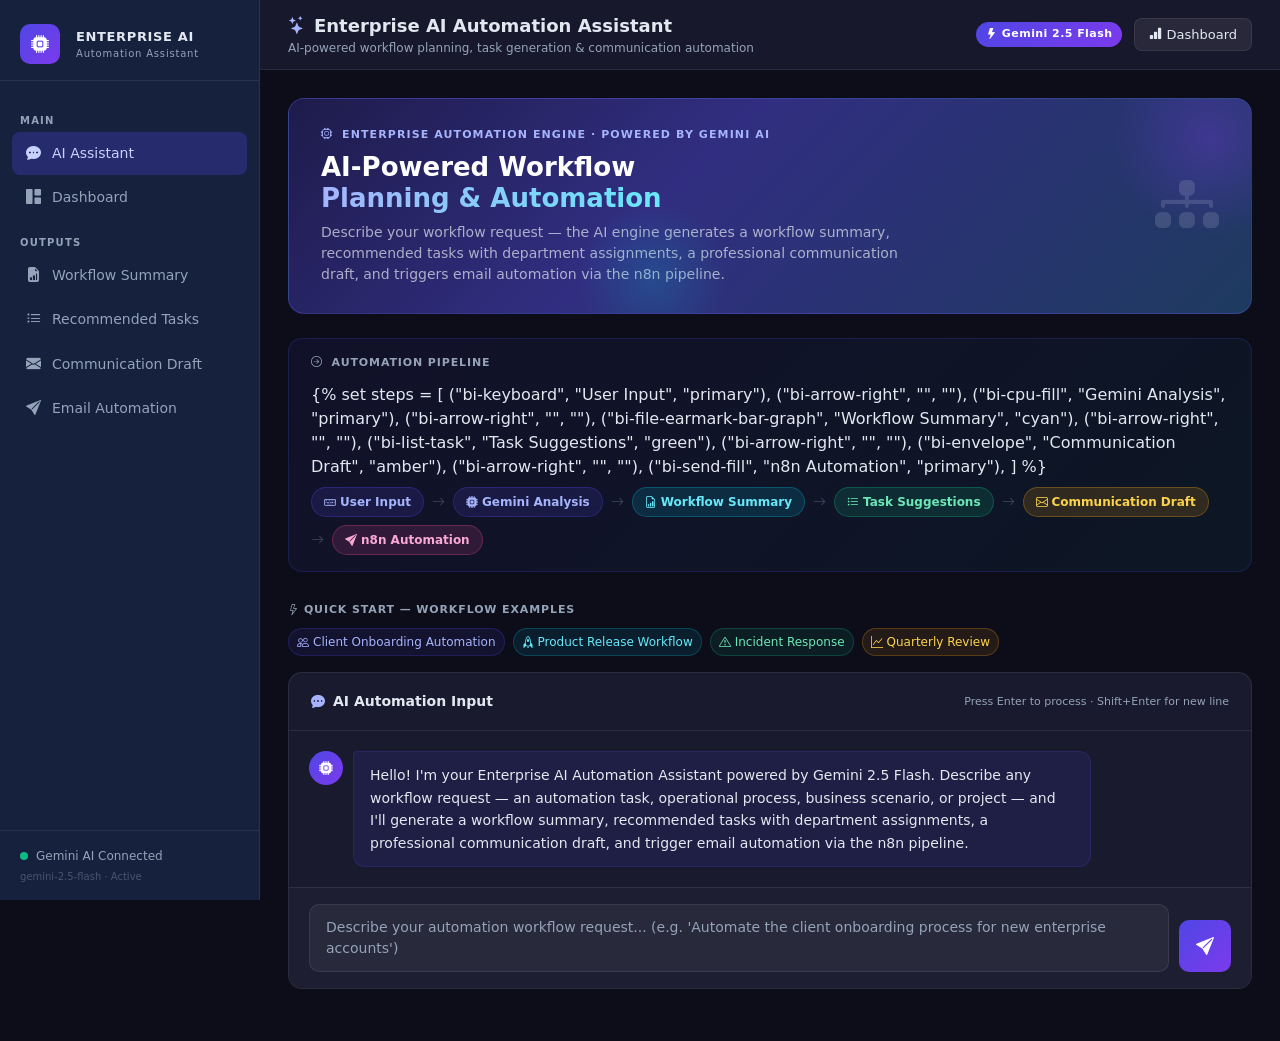
<file: templates/index.html>
<!DOCTYPE html>
<html lang="en">
<head>
  <meta charset="UTF-8" />
  <meta name="viewport" content="width=device-width, initial-scale=1.0" />
  <title>Enterprise AI Automation Assistant</title>
  <link rel="stylesheet" href="https://cdn.jsdelivr.net/npm/bootstrap@5.3.3/dist/css/bootstrap.min.css" />
  <link rel="stylesheet" href="https://cdn.jsdelivr.net/npm/bootstrap-icons@1.11.3/font/bootstrap-icons.min.css" />
  <link rel="stylesheet" href="/static/style.css" />
</head>
<body>

<!-- Loading Overlay -->
<div class="loading-overlay" id="loadingOverlay">
  <div class="spinner-ring"></div>
  <div class="loading-text">AI Automation Engine Processing</div>
  <div class="loading-steps" id="loadingSteps">Connecting to Gemini AI...</div>
</div>

<!-- Toast -->
<div class="toast-success" id="toastSuccess">
  <i class="bi bi-check-circle-fill" style="color:#34d399;font-size:18px"></i>
  <span class="toast-msg">Workflow saved successfully!</span>
</div>

<!-- Sidebar -->
<aside class="sidebar">
  <div class="sidebar-brand d-flex align-items-center gap-3">
    <div class="brand-icon"><i class="bi bi-cpu-fill text-white"></i></div>
    <div>
      <div class="brand-title">Enterprise AI</div>
      <div class="brand-sub">Automation Assistant</div>
    </div>
  </div>

  <nav class="sidebar-nav">
    <div class="nav-section-label">Main</div>
    <a href="/" class="nav-link active">
      <i class="bi bi-chat-dots-fill"></i> AI Assistant
    </a>
    <a href="/dashboard" class="nav-link">
      <i class="bi bi-grid-1x2-fill"></i> Dashboard
    </a>

    <div class="nav-section-label">Outputs</div>
    <a href="#summarySection" class="nav-link">
      <i class="bi bi-file-earmark-bar-graph-fill"></i> Workflow Summary
    </a>
    <a href="#tasksSection" class="nav-link">
      <i class="bi bi-list-task"></i> Recommended Tasks
    </a>
    <a href="#emailSection" class="nav-link">
      <i class="bi bi-envelope-fill"></i> Communication Draft
    </a>
    <a href="#emailAutoSection" class="nav-link">
      <i class="bi bi-send-fill"></i> Email Automation
    </a>
  </nav>

  <div class="sidebar-footer">
    <div class="d-flex align-items-center gap-2">
      <span class="status-dot"></span>
      <span style="font-size:12px;color:var(--text-muted)">Gemini AI Connected</span>
    </div>
    <div style="font-size:10px;color:rgba(148,163,184,0.4);margin-top:4px">gemini-2.5-flash · Active</div>
  </div>
</aside>

<!-- Main Content -->
<div class="main-content">

  <!-- Top Navbar -->
  <div class="top-navbar">
    <div>
      <div class="page-title"><i class="bi bi-stars me-2" style="color:#a5b4fc"></i>Enterprise AI Automation Assistant</div>
      <div class="page-subtitle">AI-powered workflow planning, task generation &amp; communication automation</div>
    </div>
    <div class="navbar-actions">
      <span class="badge-ai"><i class="bi bi-lightning-fill me-1"></i>Gemini 2.5 Flash</span>
      <a href="/dashboard" class="btn btn-sm" style="background:rgba(255,255,255,0.07);color:var(--text-light);border:1px solid var(--border);border-radius:8px;font-size:13px;padding:6px 14px">
        <i class="bi bi-bar-chart-fill me-1"></i>Dashboard
      </a>
    </div>
  </div>

  <!-- Page Content -->
  <div class="page-content">

    <!-- Hero -->
    <div class="dashboard-header mb-4">
      <div class="row align-items-center">
        <div class="col-md-8">
          <div style="font-size:11px;font-weight:700;letter-spacing:0.1em;text-transform:uppercase;color:#a5b4fc;margin-bottom:8px">
            <i class="bi bi-cpu me-1"></i> Enterprise Automation Engine · Powered by Gemini AI
          </div>
          <h2 style="font-size:26px;font-weight:800;color:#fff;margin-bottom:8px;line-height:1.2">
            AI-Powered Workflow<br>
            <span style="background:linear-gradient(90deg,#a5b4fc,#67e8f9);-webkit-background-clip:text;-webkit-text-fill-color:transparent">
              Planning &amp; Automation
            </span>
          </h2>
          <p style="font-size:14px;color:rgba(226,232,240,0.7);margin:0">
            Describe your workflow request — the AI engine generates a workflow summary, recommended tasks with department assignments, a professional communication draft, and triggers email automation via the n8n pipeline.
          </p>
        </div>
        <div class="col-md-4 text-end d-none d-md-block">
          <div style="font-size:64px;opacity:0.15"><i class="bi bi-diagram-3-fill"></i></div>
        </div>
      </div>
    </div>

    <!-- Automation Flow Banner -->
    <div class="panel mb-4" style="background:linear-gradient(135deg,rgba(79,70,229,0.08),rgba(6,182,212,0.06));border-color:rgba(79,70,229,0.2)">
      <div class="panel-body" style="padding:16px 22px">
        <div style="font-size:11px;font-weight:700;text-transform:uppercase;letter-spacing:0.08em;color:var(--text-muted);margin-bottom:12px">
          <i class="bi bi-arrow-right-circle me-1"></i> Automation Pipeline
        </div>
        <div class="d-flex align-items-center gap-2 flex-wrap">
          {% set steps = [
            ("bi-keyboard", "User Input", "primary"),
            ("bi-arrow-right", "", ""),
            ("bi-cpu-fill", "Gemini Analysis", "primary"),
            ("bi-arrow-right", "", ""),
            ("bi-file-earmark-bar-graph", "Workflow Summary", "cyan"),
            ("bi-arrow-right", "", ""),
            ("bi-list-task", "Task Suggestions", "green"),
            ("bi-arrow-right", "", ""),
            ("bi-envelope", "Communication Draft", "amber"),
            ("bi-arrow-right", "", ""),
            ("bi-send-fill", "n8n Automation", "primary"),
          ] %}
          <div class="flow-step flow-purple"><i class="bi bi-keyboard me-1"></i>User Input</div>
          <i class="bi bi-arrow-right flow-arrow"></i>
          <div class="flow-step flow-purple"><i class="bi bi-cpu-fill me-1"></i>Gemini Analysis</div>
          <i class="bi bi-arrow-right flow-arrow"></i>
          <div class="flow-step flow-cyan"><i class="bi bi-file-earmark-bar-graph me-1"></i>Workflow Summary</div>
          <i class="bi bi-arrow-right flow-arrow"></i>
          <div class="flow-step flow-green"><i class="bi bi-list-task me-1"></i>Task Suggestions</div>
          <i class="bi bi-arrow-right flow-arrow"></i>
          <div class="flow-step flow-amber"><i class="bi bi-envelope me-1"></i>Communication Draft</div>
          <i class="bi bi-arrow-right flow-arrow"></i>
          <div class="flow-step flow-pink"><i class="bi bi-send-fill me-1"></i>n8n Automation</div>
        </div>
      </div>
    </div>

    <!-- Sample Prompts -->
    <div class="mb-3">
      <span style="font-size:11px;font-weight:600;text-transform:uppercase;letter-spacing:0.08em;color:var(--text-muted)">
        <i class="bi bi-lightning me-1"></i>Quick Start — Workflow Examples
      </span>
      <div class="d-flex flex-wrap gap-2 mt-2">
        <button class="sample-prompt btn btn-sm" style="background:rgba(79,70,229,0.1);border:1px solid rgba(79,70,229,0.25);color:#a5b4fc;border-radius:20px;font-size:12px"
          data-prompt="Automate the onboarding workflow for new enterprise clients. We need to set up accounts, assign an account manager, schedule a kickoff call, configure SSO, and send welcome documentation.">
          <i class="bi bi-people me-1"></i>Client Onboarding Automation
        </button>
        <button class="sample-prompt btn btn-sm" style="background:rgba(6,182,212,0.1);border:1px solid rgba(6,182,212,0.25);color:#67e8f9;border-radius:20px;font-size:12px"
          data-prompt="Plan and automate the Q3 product release workflow. Engineering needs to finalize the API, QA must complete regression testing, DevOps should prepare deployment pipelines, and marketing needs launch materials.">
          <i class="bi bi-rocket me-1"></i>Product Release Workflow
        </button>
        <button class="sample-prompt btn btn-sm" style="background:rgba(16,185,129,0.1);border:1px solid rgba(16,185,129,0.25);color:#6ee7b7;border-radius:20px;font-size:12px"
          data-prompt="Incident response workflow triggered. Production API is down. Need to alert the engineering team, start a postmortem, notify affected clients, and escalate to management if not resolved within 30 minutes.">
          <i class="bi bi-exclamation-triangle me-1"></i>Incident Response
        </button>
        <button class="sample-prompt btn btn-sm" style="background:rgba(245,158,11,0.1);border:1px solid rgba(245,158,11,0.25);color:#fcd34d;border-radius:20px;font-size:12px"
          data-prompt="Quarterly business review completed. Revenue up 18% YoY, churn at 3.2%, new enterprise partnership signed with TechVentures. Need budget approval for Q4 hiring across engineering and sales.">
          <i class="bi bi-graph-up me-1"></i>Quarterly Review
        </button>
      </div>
    </div>

    <!-- Chat Interface -->
    <div class="panel mb-4">
      <div class="panel-header">
        <div class="panel-title">
          <i class="bi bi-chat-dots-fill"></i> AI Automation Input
        </div>
        <span style="font-size:11px;color:var(--text-muted)">Press Enter to process · Shift+Enter for new line</span>
      </div>
      <div class="chat-container" style="border:none;border-radius:0">
        <div class="chat-messages" id="chatMessages">
          <div class="message ai">
            <div class="message-avatar"><i class="bi bi-cpu-fill"></i></div>
            <div class="message-bubble">
              Hello! I'm your Enterprise AI Automation Assistant powered by Gemini 2.5 Flash. Describe any workflow request — an automation task, operational process, business scenario, or project — and I'll generate a workflow summary, recommended tasks with department assignments, a professional communication draft, and trigger email automation via the n8n pipeline.
            </div>
          </div>
        </div>
        <div class="chat-input-area">
          <textarea
            id="workflowInput"
            class="chat-textarea"
            placeholder="Describe your automation workflow request... (e.g. 'Automate the client onboarding process for new enterprise accounts')"
            rows="2"
          ></textarea>
          <button class="btn-send" id="sendBtn" title="Process Workflow">
            <i class="bi bi-send-fill"></i>
          </button>
        </div>
      </div>
    </div>

    <!-- ===== OUTPUT SECTIONS ===== -->

    <!-- AI Workflow Summary -->
    <div class="output-section" id="summarySection">
      <div class="panel mb-4">
        <div class="panel-header">
          <div class="panel-title">
            <i class="bi bi-file-earmark-bar-graph-fill"></i> AI Workflow Summary
          </div>
          <span style="font-size:11px;padding:3px 10px;background:rgba(79,70,229,0.15);color:#a5b4fc;border-radius:20px;font-weight:600">
            <i class="bi bi-cpu me-1"></i>AI Generated
          </span>
        </div>
        <div class="panel-body">
          <div class="summary-box" id="summaryContent"></div>
        </div>
      </div>
    </div>

    <!-- Recommended Tasks -->
    <div class="output-section" id="tasksSection">
      <div class="panel mb-4">
        <div class="panel-header">
          <div class="panel-title">
            <i class="bi bi-list-task"></i> Recommended Tasks
          </div>
          <span style="font-size:11px;padding:3px 10px;background:rgba(16,185,129,0.15);color:#6ee7b7;border-radius:20px;font-weight:600">
            <i class="bi bi-lightning me-1"></i>AI Extracted
          </span>
        </div>
        <div class="panel-body">
          <div id="tasksContainer"></div>
        </div>
      </div>
    </div>

    <!-- AI Generated Communication Draft -->
    <div class="output-section" id="emailSection">
      <div class="panel mb-4">
        <div class="panel-header">
          <div class="panel-title">
            <i class="bi bi-envelope-fill"></i> AI Generated Communication Draft
          </div>
          <span style="font-size:11px;padding:3px 10px;background:rgba(6,182,212,0.15);color:#67e8f9;border-radius:20px;font-weight:600">
            <i class="bi bi-robot me-1"></i>AI Drafted
          </span>
        </div>
        <div class="panel-body">
          <div class="email-box" id="emailContent"></div>
          <div class="mt-3 d-flex gap-2">
            <button class="btn btn-sm" style="background:rgba(79,70,229,0.15);border:1px solid rgba(79,70,229,0.3);color:#a5b4fc;border-radius:8px;font-size:13px"
              onclick="copyEmail()">
              <i class="bi bi-clipboard me-1"></i>Copy Draft
            </button>
          </div>
        </div>
      </div>
    </div>

    <!-- Email Automation Section -->
    <div class="output-section" id="emailAutoSection">
      <div class="panel mb-4" style="border-color:rgba(6,182,212,0.25)">
        <div class="panel-header" style="background:rgba(6,182,212,0.05)">
          <div class="panel-title">
            <i class="bi bi-send-fill" style="color:#67e8f9"></i> Email Automation — n8n Trigger
          </div>
          <span style="font-size:11px;padding:3px 10px;background:rgba(6,182,212,0.15);color:#67e8f9;border-radius:20px;font-weight:600">
            <i class="bi bi-diagram-2 me-1"></i>n8n Pipeline
          </span>
        </div>
        <div class="panel-body">
          <p style="font-size:13px;color:var(--text-muted);margin-bottom:18px">
            Send the AI-generated communication draft via the n8n automation pipeline. Enter the recipient details below and click <strong style="color:var(--text-light)">Trigger Email Automation</strong>.
          </p>

          <!-- Alert -->
          <div id="emailAlert" class="alert" style="display:none;font-size:13px;border-radius:8px;padding:10px 14px"></div>

          <div class="row g-3 mb-3">
            <div class="col-md-6">
              <label style="font-size:12px;font-weight:600;color:var(--text-muted);text-transform:uppercase;letter-spacing:0.06em;margin-bottom:6px;display:block">
                <i class="bi bi-person-fill me-1"></i>Recipient Email
              </label>
              <input
                type="email"
                id="recipientEmail"
                class="form-control automation-input"
                placeholder="recipient@company.com"
              />
            </div>
            <div class="col-md-6">
              <label style="font-size:12px;font-weight:600;color:var(--text-muted);text-transform:uppercase;letter-spacing:0.06em;margin-bottom:6px;display:block">
                <i class="bi bi-tag-fill me-1"></i>Email Subject
              </label>
              <input
                type="text"
                id="emailSubject"
                class="form-control automation-input"
                placeholder="Workflow Update — Enterprise AI Automation"
              />
            </div>
          </div>

          <button class="btn-automation" id="sendEmailBtn">
            <i class="bi bi-send-fill me-2"></i>Trigger Email Automation
          </button>

          <div class="mt-3" style="font-size:11.5px;color:rgba(148,163,184,0.5)">
            <i class="bi bi-info-circle me-1"></i>
            The communication draft above will be sent as the email body. Set <code style="color:#a5b4fc">N8N_WEBHOOK_URL</code> environment variable to connect your n8n instance.
          </div>
        </div>
      </div>
    </div>

  </div><!-- /page-content -->
</div><!-- /main-content -->

<script src="https://cdn.jsdelivr.net/npm/bootstrap@5.3.3/dist/js/bootstrap.bundle.min.js"></script>
<script src="/static/script.js"></script>
</body>
</html>
</file>
<file: static/style.css>
/* ============================================================
   AI Workflow Automation Assistant — Custom Styles
   ============================================================ */

:root {
  --primary: #4f46e5;
  --primary-dark: #3730a3;
  --secondary: #7c3aed;
  --accent: #06b6d4;
  --success: #10b981;
  --warning: #f59e0b;
  --danger: #ef4444;
  --bg-dark: #0f0e17;
  --bg-card: #1a1a2e;
  --bg-sidebar: #16213e;
  --text-light: #e2e8f0;
  --text-muted: #94a3b8;
  --border: rgba(255,255,255,0.08);
}

* { box-sizing: border-box; }

body {
  font-family: 'Segoe UI', system-ui, -apple-system, sans-serif;
  background-color: #0d0d1a;
  color: var(--text-light);
  min-height: 100vh;
}

/* ---- Sidebar ---- */
.sidebar {
  width: 260px;
  min-height: 100vh;
  background: var(--bg-sidebar);
  border-right: 1px solid var(--border);
  position: fixed;
  left: 0; top: 0; bottom: 0;
  display: flex;
  flex-direction: column;
  z-index: 100;
}

.sidebar-brand {
  padding: 24px 20px 16px;
  border-bottom: 1px solid var(--border);
}

.sidebar-brand .brand-icon {
  width: 40px; height: 40px;
  background: linear-gradient(135deg, var(--primary), var(--secondary));
  border-radius: 10px;
  display: flex; align-items: center; justify-content: center;
  font-size: 18px;
}

.brand-title {
  font-size: 13px;
  font-weight: 700;
  letter-spacing: 0.05em;
  text-transform: uppercase;
  color: var(--text-light);
}

.brand-sub {
  font-size: 10px;
  color: var(--text-muted);
  letter-spacing: 0.08em;
}

.sidebar-nav {
  padding: 16px 12px;
  flex: 1;
}

.nav-section-label {
  font-size: 10px;
  font-weight: 600;
  letter-spacing: 0.12em;
  text-transform: uppercase;
  color: var(--text-muted);
  padding: 8px 8px 4px;
  margin-top: 8px;
}

.sidebar-nav .nav-link {
  display: flex;
  align-items: center;
  gap: 10px;
  padding: 10px 12px;
  border-radius: 8px;
  color: var(--text-muted);
  text-decoration: none;
  font-size: 14px;
  font-weight: 500;
  transition: all 0.2s;
  margin-bottom: 2px;
}

.sidebar-nav .nav-link:hover,
.sidebar-nav .nav-link.active {
  background: rgba(79, 70, 229, 0.18);
  color: #a5b4fc;
}

.sidebar-nav .nav-link.active {
  background: rgba(79, 70, 229, 0.28);
  color: #c7d2fe;
}

.sidebar-nav .nav-link i {
  width: 18px;
  text-align: center;
  font-size: 15px;
}

.sidebar-footer {
  padding: 16px 20px;
  border-top: 1px solid var(--border);
}

.status-dot {
  width: 8px; height: 8px;
  background: var(--success);
  border-radius: 50%;
  display: inline-block;
  animation: pulse 2s infinite;
}

@keyframes pulse {
  0%, 100% { opacity: 1; }
  50% { opacity: 0.4; }
}

/* ---- Main Layout ---- */
.main-content {
  margin-left: 260px;
  min-height: 100vh;
  display: flex;
  flex-direction: column;
}

/* ---- Top Navbar ---- */
.top-navbar {
  background: rgba(26, 26, 46, 0.95);
  backdrop-filter: blur(12px);
  border-bottom: 1px solid var(--border);
  padding: 12px 28px;
  display: flex;
  align-items: center;
  justify-content: space-between;
  position: sticky;
  top: 0;
  z-index: 50;
}

.page-title {
  font-size: 18px;
  font-weight: 700;
  color: var(--text-light);
}

.page-subtitle {
  font-size: 12px;
  color: var(--text-muted);
}

.navbar-actions {
  display: flex;
  align-items: center;
  gap: 12px;
}

.badge-ai {
  background: linear-gradient(135deg, var(--primary), var(--secondary));
  color: #fff;
  font-size: 11px;
  font-weight: 600;
  padding: 4px 10px;
  border-radius: 20px;
  letter-spacing: 0.04em;
}

/* ---- Page Content ---- */
.page-content {
  padding: 28px;
  flex: 1;
}

/* ---- Dashboard Header ---- */
.dashboard-header {
  background: linear-gradient(135deg, #1e1b4b 0%, #312e81 40%, #1e3a5f 100%);
  border: 1px solid rgba(99, 102, 241, 0.3);
  border-radius: 16px;
  padding: 28px 32px;
  margin-bottom: 28px;
  position: relative;
  overflow: hidden;
}

.dashboard-header::before {
  content: '';
  position: absolute;
  top: -60px; right: -60px;
  width: 200px; height: 200px;
  background: radial-gradient(circle, rgba(124,58,237,0.3) 0%, transparent 70%);
  border-radius: 50%;
}

.dashboard-header::after {
  content: '';
  position: absolute;
  bottom: -40px; left: 30%;
  width: 150px; height: 150px;
  background: radial-gradient(circle, rgba(6,182,212,0.2) 0%, transparent 70%);
  border-radius: 50%;
}

/* ---- Stat Cards ---- */
.stat-card {
  background: var(--bg-card);
  border: 1px solid var(--border);
  border-radius: 14px;
  padding: 22px;
  transition: transform 0.2s, box-shadow 0.2s;
  position: relative;
  overflow: hidden;
}

.stat-card:hover {
  transform: translateY(-3px);
  box-shadow: 0 12px 40px rgba(79, 70, 229, 0.15);
}

.stat-card::before {
  content: '';
  position: absolute;
  top: 0; left: 0; right: 0;
  height: 3px;
  border-radius: 14px 14px 0 0;
}

.stat-card.purple::before { background: linear-gradient(90deg, var(--primary), var(--secondary)); }
.stat-card.cyan::before   { background: linear-gradient(90deg, var(--accent), #0ea5e9); }
.stat-card.green::before  { background: linear-gradient(90deg, var(--success), #34d399); }
.stat-card.amber::before  { background: linear-gradient(90deg, var(--warning), #fbbf24); }

.stat-icon {
  width: 44px; height: 44px;
  border-radius: 10px;
  display: flex; align-items: center; justify-content: center;
  font-size: 20px;
}

.stat-icon.purple { background: rgba(79,70,229,0.18); color: #a5b4fc; }
.stat-icon.cyan   { background: rgba(6,182,212,0.18); color: #67e8f9; }
.stat-icon.green  { background: rgba(16,185,129,0.18); color: #6ee7b7; }
.stat-icon.amber  { background: rgba(245,158,11,0.18); color: #fcd34d; }

.stat-value {
  font-size: 32px;
  font-weight: 800;
  line-height: 1;
  color: var(--text-light);
}

.stat-label {
  font-size: 12px;
  font-weight: 500;
  color: var(--text-muted);
  text-transform: uppercase;
  letter-spacing: 0.06em;
}

/* ---- Panel Cards ---- */
.panel {
  background: var(--bg-card);
  border: 1px solid var(--border);
  border-radius: 14px;
  overflow: hidden;
  margin-bottom: 24px;
}

.panel-header {
  padding: 18px 22px;
  border-bottom: 1px solid var(--border);
  display: flex;
  align-items: center;
  justify-content: space-between;
}

.panel-title {
  font-size: 14px;
  font-weight: 700;
  color: var(--text-light);
  display: flex;
  align-items: center;
  gap: 8px;
}

.panel-title i {
  color: #a5b4fc;
}

.panel-body {
  padding: 22px;
}

/* ---- Chat / Input Area ---- */
.chat-container {
  background: var(--bg-card);
  border: 1px solid var(--border);
  border-radius: 14px;
  overflow: hidden;
  display: flex;
  flex-direction: column;
  min-height: 200px;
}

.chat-messages {
  flex: 1;
  padding: 20px;
  max-height: 340px;
  overflow-y: auto;
  display: flex;
  flex-direction: column;
  gap: 14px;
}

.chat-messages::-webkit-scrollbar { width: 4px; }
.chat-messages::-webkit-scrollbar-track { background: transparent; }
.chat-messages::-webkit-scrollbar-thumb { background: rgba(255,255,255,0.1); border-radius: 4px; }

.message {
  display: flex;
  gap: 10px;
  align-items: flex-start;
  animation: fadeInUp 0.3s ease;
}

@keyframes fadeInUp {
  from { opacity: 0; transform: translateY(8px); }
  to   { opacity: 1; transform: translateY(0); }
}

.message.user { flex-direction: row-reverse; }

.message-avatar {
  width: 34px; height: 34px;
  border-radius: 50%;
  display: flex; align-items: center; justify-content: center;
  font-size: 14px;
  flex-shrink: 0;
}

.message.ai .message-avatar {
  background: linear-gradient(135deg, var(--primary), var(--secondary));
  color: #fff;
}

.message.user .message-avatar {
  background: rgba(255,255,255,0.1);
  color: var(--text-light);
}

.message-bubble {
  max-width: 80%;
  padding: 12px 16px;
  border-radius: 12px;
  font-size: 14px;
  line-height: 1.6;
}

.message.ai .message-bubble {
  background: rgba(79,70,229,0.12);
  border: 1px solid rgba(79,70,229,0.2);
  color: var(--text-light);
  border-top-left-radius: 4px;
}

.message.user .message-bubble {
  background: rgba(255,255,255,0.07);
  border: 1px solid var(--border);
  color: var(--text-light);
  border-top-right-radius: 4px;
}

.chat-input-area {
  padding: 16px 20px;
  border-top: 1px solid var(--border);
  display: flex;
  gap: 10px;
  align-items: flex-end;
  background: rgba(255,255,255,0.02);
}

.chat-textarea {
  flex: 1;
  background: rgba(255,255,255,0.05);
  border: 1px solid var(--border);
  border-radius: 10px;
  color: var(--text-light);
  font-size: 14px;
  padding: 12px 16px;
  resize: none;
  min-height: 52px;
  max-height: 140px;
  transition: border-color 0.2s;
  font-family: inherit;
}

.chat-textarea:focus {
  outline: none;
  border-color: rgba(79,70,229,0.5);
  background: rgba(79,70,229,0.05);
}

.chat-textarea::placeholder { color: var(--text-muted); }

.btn-send {
  background: linear-gradient(135deg, var(--primary), var(--secondary));
  border: none;
  border-radius: 10px;
  color: #fff;
  width: 52px; height: 52px;
  display: flex; align-items: center; justify-content: center;
  font-size: 18px;
  cursor: pointer;
  transition: opacity 0.2s, transform 0.15s;
  flex-shrink: 0;
}

.btn-send:hover { opacity: 0.85; transform: scale(1.05); }
.btn-send:disabled { opacity: 0.4; cursor: not-allowed; transform: none; }

/* ---- Output Sections ---- */
.output-section {
  display: none;
  animation: fadeInUp 0.4s ease;
}

.output-section.visible { display: block; }

.summary-box {
  background: rgba(79,70,229,0.08);
  border: 1px solid rgba(79,70,229,0.2);
  border-radius: 10px;
  padding: 18px 20px;
  font-size: 14px;
  line-height: 1.75;
  color: var(--text-light);
  white-space: pre-line;
}

/* ---- Task Cards ---- */
.task-card {
  background: rgba(255,255,255,0.03);
  border: 1px solid var(--border);
  border-radius: 10px;
  padding: 16px;
  transition: border-color 0.2s, transform 0.2s;
}

.task-card:hover {
  border-color: rgba(79,70,229,0.35);
  transform: translateX(4px);
}

.priority-badge {
  font-size: 10px;
  font-weight: 700;
  padding: 3px 9px;
  border-radius: 20px;
  text-transform: uppercase;
  letter-spacing: 0.06em;
}

.priority-badge.High   { background: rgba(239,68,68,0.15); color: #fca5a5; border: 1px solid rgba(239,68,68,0.3); }
.priority-badge.Medium { background: rgba(245,158,11,0.15); color: #fcd34d; border: 1px solid rgba(245,158,11,0.3); }
.priority-badge.Low    { background: rgba(16,185,129,0.15); color: #6ee7b7; border: 1px solid rgba(16,185,129,0.3); }

/* ---- Email Preview ---- */
.email-box {
  background: rgba(6,182,212,0.05);
  border: 1px solid rgba(6,182,212,0.2);
  border-radius: 10px;
  padding: 20px 22px;
  font-size: 13.5px;
  line-height: 1.8;
  color: var(--text-light);
  white-space: pre-line;
  font-family: 'Courier New', monospace;
}

/* ---- Activity Timeline ---- */
.timeline {
  position: relative;
  padding-left: 20px;
}

.timeline::before {
  content: '';
  position: absolute;
  left: 7px; top: 0; bottom: 0;
  width: 2px;
  background: var(--border);
}

.timeline-item {
  position: relative;
  padding: 0 0 18px 20px;
  font-size: 13px;
}

.timeline-item::before {
  content: '';
  position: absolute;
  left: -5px; top: 5px;
  width: 10px; height: 10px;
  border-radius: 50%;
  border: 2px solid var(--bg-card);
}

.timeline-item.workflow::before  { background: var(--primary); }
.timeline-item.summary::before   { background: var(--accent); }
.timeline-item.tasks::before     { background: var(--success); }
.timeline-item.email::before     { background: var(--warning); }

.timeline-type {
  font-size: 11px;
  font-weight: 700;
  text-transform: uppercase;
  letter-spacing: 0.06em;
  margin-bottom: 2px;
}

.timeline-item.workflow .timeline-type  { color: #a5b4fc; }
.timeline-item.summary .timeline-type   { color: #67e8f9; }
.timeline-item.tasks .timeline-type     { color: #6ee7b7; }
.timeline-item.email .timeline-type     { color: #fcd34d; }

.timeline-desc { color: var(--text-muted); }
.timeline-time { color: rgba(148,163,184,0.6); font-size: 11px; margin-top: 2px; }

/* ---- Workflow History Table ---- */
.workflow-table {
  width: 100%;
  border-collapse: collapse;
}

.workflow-table th {
  font-size: 11px;
  font-weight: 600;
  text-transform: uppercase;
  letter-spacing: 0.08em;
  color: var(--text-muted);
  padding: 10px 14px;
  border-bottom: 1px solid var(--border);
  text-align: left;
}

.workflow-table td {
  padding: 12px 14px;
  font-size: 13.5px;
  color: var(--text-light);
  border-bottom: 1px solid rgba(255,255,255,0.04);
  vertical-align: top;
}

.workflow-table tr:last-child td { border-bottom: none; }
.workflow-table tr:hover td { background: rgba(79,70,229,0.05); }

.input-preview {
  max-width: 260px;
  white-space: nowrap;
  overflow: hidden;
  text-overflow: ellipsis;
  color: var(--text-muted);
  font-size: 12.5px;
}

/* ---- Loading Spinner ---- */
.loading-overlay {
  display: none;
  position: fixed;
  inset: 0;
  background: rgba(13,13,26,0.75);
  backdrop-filter: blur(4px);
  z-index: 9999;
  align-items: center;
  justify-content: center;
  flex-direction: column;
  gap: 18px;
}

.loading-overlay.active {
  display: flex;
}

.spinner-ring {
  width: 56px; height: 56px;
  border: 4px solid rgba(79,70,229,0.2);
  border-top-color: var(--primary);
  border-radius: 50%;
  animation: spin 0.85s linear infinite;
}

@keyframes spin { to { transform: rotate(360deg); } }

.loading-text {
  color: var(--text-light);
  font-size: 15px;
  font-weight: 500;
  text-align: center;
}

.loading-steps {
  font-size: 12px;
  color: var(--text-muted);
  text-align: center;
}

/* ---- Empty State ---- */
.empty-state {
  text-align: center;
  padding: 40px 20px;
  color: var(--text-muted);
}

.empty-state i {
  font-size: 40px;
  opacity: 0.3;
  margin-bottom: 12px;
}

.empty-state p { font-size: 14px; margin: 0; }

/* ---- Success Toast ---- */
.toast-success {
  position: fixed;
  bottom: 28px; right: 28px;
  background: linear-gradient(135deg, #065f46, #064e3b);
  border: 1px solid rgba(16,185,129,0.4);
  color: #d1fae5;
  padding: 14px 20px;
  border-radius: 10px;
  font-size: 14px;
  z-index: 9998;
  display: none;
  align-items: center;
  gap: 10px;
  animation: slideUp 0.3s ease;
  box-shadow: 0 8px 30px rgba(0,0,0,0.4);
}

.toast-success.show { display: flex; }

@keyframes slideUp {
  from { opacity: 0; transform: translateY(12px); }
  to   { opacity: 1; transform: translateY(0); }
}

/* ---- Automation Flow Banner ---- */
.flow-step {
  display: inline-flex;
  align-items: center;
  padding: 5px 12px;
  border-radius: 20px;
  font-size: 12px;
  font-weight: 600;
  white-space: nowrap;
}
.flow-purple { background: rgba(79,70,229,0.15); color: #a5b4fc; border: 1px solid rgba(79,70,229,0.3); }
.flow-cyan   { background: rgba(6,182,212,0.15);  color: #67e8f9; border: 1px solid rgba(6,182,212,0.3); }
.flow-green  { background: rgba(16,185,129,0.15); color: #6ee7b7; border: 1px solid rgba(16,185,129,0.3); }
.flow-amber  { background: rgba(245,158,11,0.15); color: #fcd34d; border: 1px solid rgba(245,158,11,0.3); }
.flow-pink   { background: rgba(236,72,153,0.15); color: #f9a8d4; border: 1px solid rgba(236,72,153,0.3); }
.flow-arrow  { color: rgba(148,163,184,0.35); font-size: 13px; }

/* ---- Email Automation Inputs ---- */
.automation-input {
  background: rgba(255,255,255,0.05) !important;
  border: 1px solid var(--border) !important;
  border-radius: 10px !important;
  color: var(--text-light) !important;
  font-size: 14px !important;
  padding: 10px 14px !important;
  transition: border-color 0.2s !important;
}
.automation-input:focus {
  outline: none !important;
  border-color: rgba(6,182,212,0.5) !important;
  background: rgba(6,182,212,0.04) !important;
  box-shadow: none !important;
}
.automation-input::placeholder { color: var(--text-muted) !important; }

.btn-automation {
  background: linear-gradient(135deg, #0891b2, #06b6d4);
  border: none;
  border-radius: 10px;
  color: #fff;
  font-size: 14px;
  font-weight: 600;
  padding: 11px 24px;
  cursor: pointer;
  transition: opacity 0.2s, transform 0.15s;
  display: inline-flex;
  align-items: center;
}
.btn-automation:hover  { opacity: 0.88; transform: translateY(-1px); }
.btn-automation:disabled { opacity: 0.45; cursor: not-allowed; transform: none; }

/* ---- How It Works Steps ---- */
.how-step {
  text-align: center;
  padding: 18px 10px;
  border-radius: 12px;
  border: 1px solid var(--border);
  background: rgba(255,255,255,0.02);
  height: 100%;
  transition: border-color 0.2s, transform 0.2s;
}
.how-step:hover { border-color: rgba(79,70,229,0.3); transform: translateY(-3px); }
.how-step-num {
  width: 26px; height: 26px;
  border-radius: 50%;
  font-size: 11px;
  font-weight: 800;
  display: flex; align-items: center; justify-content: center;
  margin: 0 auto 10px;
}
.how-step-icon { font-size: 24px; margin-bottom: 8px; }
.how-step-title {
  font-size: 12.5px;
  font-weight: 700;
  color: var(--text-light);
  margin-bottom: 6px;
}
.how-step-desc {
  font-size: 11px;
  color: var(--text-muted);
  line-height: 1.6;
}

/* ---- Future Feature Cards ---- */
.future-card {
  background: rgba(255,255,255,0.02);
  border: 1px dashed rgba(255,255,255,0.1);
  border-radius: 12px;
  padding: 20px 16px;
  height: 100%;
  transition: border-color 0.2s, transform 0.2s;
  text-align: center;
}
.future-card:hover { border-color: rgba(79,70,229,0.35); transform: translateY(-3px); }
.future-icon {
  width: 48px; height: 48px;
  border-radius: 12px;
  display: flex; align-items: center; justify-content: center;
  font-size: 22px;
  margin: 0 auto 12px;
}
.future-title {
  font-size: 13px;
  font-weight: 700;
  color: var(--text-light);
  margin-bottom: 8px;
}
.future-desc {
  font-size: 11.5px;
  color: var(--text-muted);
  line-height: 1.65;
  margin-bottom: 12px;
}
.future-badge {
  display: inline-block;
  font-size: 10px;
  font-weight: 700;
  letter-spacing: 0.08em;
  text-transform: uppercase;
  padding: 3px 10px;
  border-radius: 20px;
  background: rgba(245,158,11,0.12);
  color: #fcd34d;
  border: 1px solid rgba(245,158,11,0.25);
}

/* ---- Scrollbar ---- */
::-webkit-scrollbar { width: 5px; }
::-webkit-scrollbar-track { background: transparent; }
::-webkit-scrollbar-thumb { background: rgba(255,255,255,0.08); border-radius: 4px; }

/* ---- Responsive ---- */
@media (max-width: 768px) {
  .sidebar { width: 200px; }
  .main-content { margin-left: 200px; }
  .page-content { padding: 16px; }
}
</file>
